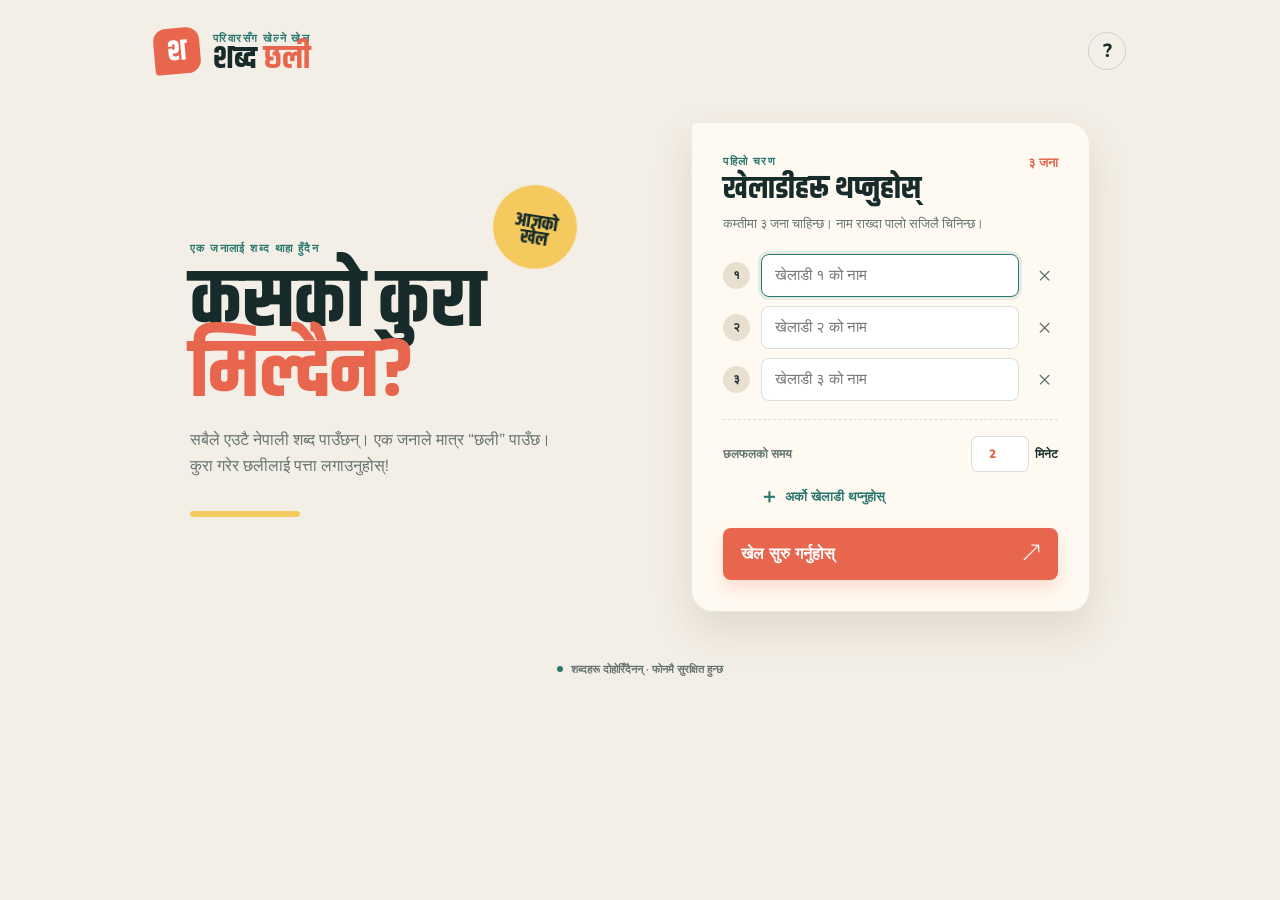
<file: index.html>
<!doctype html>
<html lang="ne">
<head>
  <meta charset="UTF-8" />
  <meta name="viewport" content="width=device-width, initial-scale=1.0" />
  <meta name="theme-color" content="#f4efe6" />
  <title>शब्द छली | Word Imposter</title>
  <link rel="preconnect" href="https://fonts.googleapis.com">
  <link rel="preconnect" href="https://fonts.gstatic.com" crossorigin>
  <link href="https://fonts.googleapis.com/css2?family=Khand:wght@400;500;600;700&family=Nunito:wght@400;600;700;800;900&display=swap" rel="stylesheet">
  <link rel="stylesheet" href="styles.css" />
</head>
<body>
  <main class="app-shell">
    <header class="topbar">
      <div class="brand-mark" aria-hidden="true">श</div>
      <div>
        <p class="eyebrow">परिवारसँग खेल्ने खेल</p>
        <h1>शब्द <span>छली</span></h1>
      </div>
      <button class="icon-button" id="helpButton" type="button" aria-label="खेल्ने तरिका">?</button>
    </header>

    <section class="screen active" id="setupScreen" aria-labelledby="setupTitle">
      <div class="intro-panel">
        <div class="sun-stamp">आजको<br>खेल</div>
        <p class="eyebrow">एक जनालाई शब्द थाहा हुँदैन</p>
        <h2 id="setupTitle">कसको कुरा<br><em>मिल्दैन?</em></h2>
        <p class="intro-copy">सबैले एउटै नेपाली शब्द पाउँछन्। एक जनाले मात्र “छली” पाउँछ। कुरा गरेर छलीलाई पत्ता लगाउनुहोस्!</p>
      </div>

      <form class="setup-card" id="setupForm">
        <div class="section-heading">
          <div>
            <p class="eyebrow">पहिलो चरण</p>
            <h3>खेलाडीहरू थप्नुहोस्</h3>
          </div>
          <span class="player-count" id="playerCount">३ जना</span>
        </div>
        <p class="form-note">कम्तीमा ३ जना चाहिन्छ। नाम राख्दा पालो सजिलै चिनिन्छ।</p>
        <div class="name-list" id="nameList"></div>
        <label class="time-setting" for="roundTime"><span>छलफलको समय</span><strong><input id="roundTime" type="number" min="1" max="60" value="2" inputmode="numeric"> मिनेट</strong></label>
        <button class="text-button" id="addPlayerButton" type="button"><span>＋</span> अर्को खेलाडी थप्नुहोस्</button>
        <button class="primary-button" type="submit">खेल सुरु गर्नुहोस् <span>↗</span></button>
      </form>
    </section>

    <section class="screen" id="revealScreen" aria-labelledby="revealTitle">
      <div class="progress-row">
        <span id="revealProgress">खेलाडी १ / ३</span>
        <span class="privacy-pill">गोप्य राख्नुहोस्</span>
      </div>
      <div class="reveal-card">
        <div class="card-pattern" aria-hidden="true"></div>
        <div class="turn-icon">👀</div>
        <p class="eyebrow">अब हेर्ने पालो</p>
        <h2 id="revealTitle">खेलाडी १</h2>
        <p class="reveal-instruction">अरूले नहेर्ने गरी तलको बटन थिच्नुहोस्।</p>
        <button class="reveal-button" id="revealButton" type="button">मेरो शब्द हेर्नुहोस् <span>↓</span></button>
        <div class="secret-result hidden" id="secretResult" aria-live="polite">
          <p class="result-label" id="resultLabel">तपाईंको शब्द</p>
          <strong id="secretWord">घर</strong>
          <p id="resultHint">यो शब्दको बारेमा एउटा सजिलो कुरा सोच्नुहोस्।</p>
          <button class="primary-button" id="nextPlayerButton" type="button">बुझें, अर्को खेलाडी <span>→</span></button>
        </div>
      </div>
      <button class="back-button" id="backToSetup" type="button">← फेरि नाम राख्नुहोस्</button>
    </section>

    <section class="screen" id="discussionScreen" aria-labelledby="discussionTitle">
      <div class="finish-badge">सबैको पालो सकियो ✓</div>
      <div class="discussion-hero">
        <div class="speech-bubble">अब<br>कुरा गरौँ!</div>
        <p class="eyebrow">दोस्रो चरण</p>
        <h2 id="discussionTitle">छलीलाई<br><em>पत्ता लगाउनुहोस्</em></h2>
        <p>सबैले आफ्नो शब्दसँग मिल्ने एउटा कुरा भन्नुहोस्। तर शब्द सीधै नभन्नुहोस्!</p>
      </div>
      <div class="rule-strip">
        <div><span>१</span> प्रत्येकले एउटा संकेत दिनुहोस्</div>
        <div><span>२</span> छलफलपछि मतदान गर्नुहोस्</div>
      </div>
      <div class="discussion-actions">
        <button class="primary-button" id="newRoundButton" type="button">नयाँ राउन्ड <span>↻</span></button>
        <button class="outline-button" id="resetHistoryButton" type="button">पुराना शब्द हटाउनुहोस्</button>
      </div>
    </section>

    <footer class="footer-note"><span class="dot"></span> शब्दहरू दोहोरिँदैनन् · फोनमै सुरक्षित हुन्छ</footer>
  </main>

  <dialog id="helpDialog">
    <button class="dialog-close" id="closeHelp" type="button" aria-label="बन्द गर्नुहोस्">×</button>
    <p class="eyebrow">खेल्ने तरिका</p>
    <h2>शब्द छली</h2>
    <ol>
      <li>सबै खेलाडीको नाम राखेर खेल सुरु गर्नुहोस्।</li>
      <li>एक–एक जनाले मात्र आफ्नो गोप्य कार्ड हेर्नुहोस्।</li>
      <li>शब्द नबताईकन एउटा संकेत दिनुहोस्।</li>
      <li>छलफलपछि सबैभन्दा शङ्कास्पद खेलाडीलाई छान्नुहोस्।</li>
    </ol>
    <p class="dialog-tip">ठूलो अक्षर र सजिलो नेपाली शब्द भएकाले परिवारका सबै पुस्ताले खेल्न सक्छन्।</p>
  </dialog>
  <script src="script.js"></script>
</body>
</html>
</file>
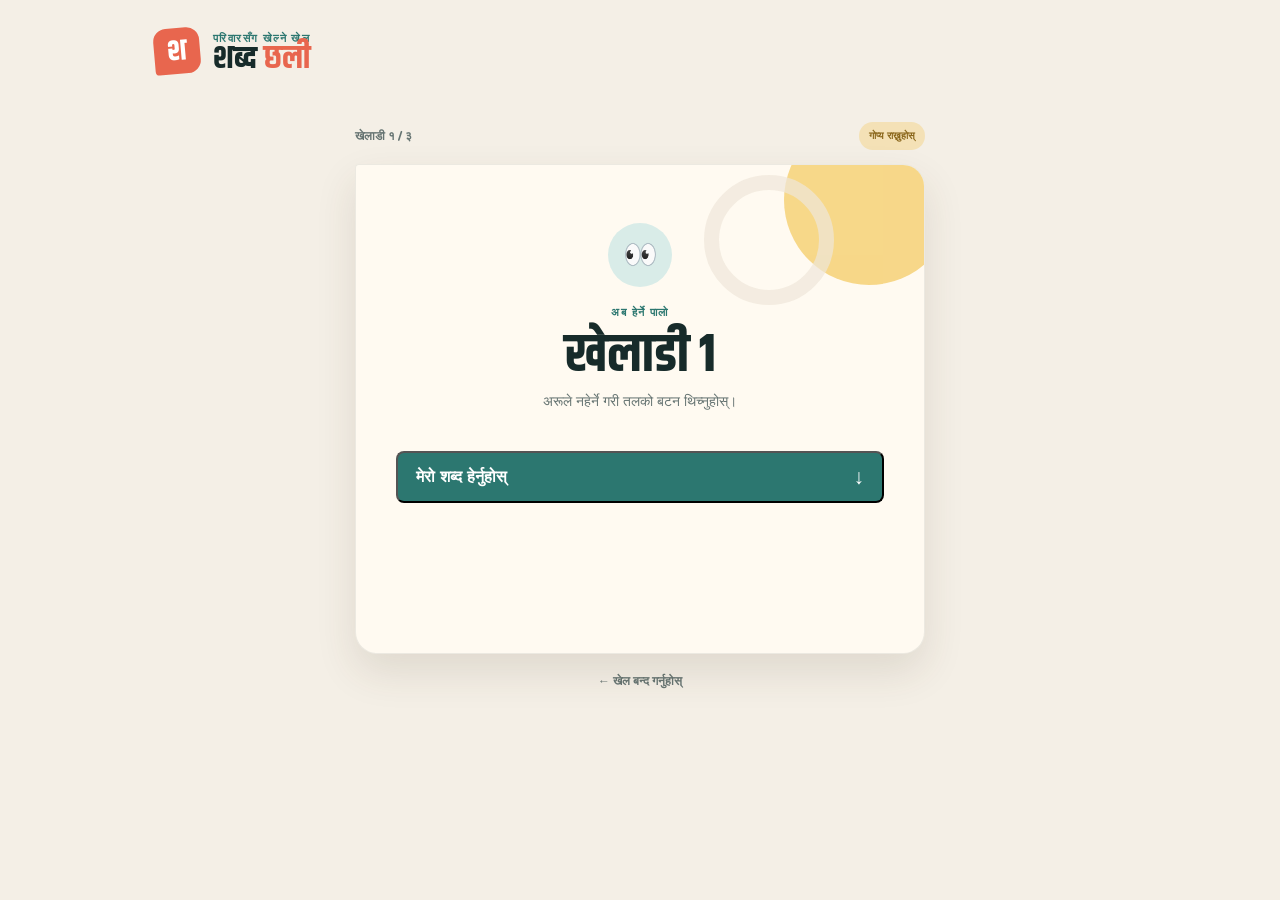
<file: game.html>
<!doctype html>
<html lang="ne">
<head>
  <meta charset="UTF-8" />
  <meta name="viewport" content="width=device-width, initial-scale=1.0" />
  <title>खेल सुरु भयो | शब्द छली</title>
  <link rel="preconnect" href="https://fonts.googleapis.com">
  <link rel="preconnect" href="https://fonts.gstatic.com" crossorigin>
  <link href="https://fonts.googleapis.com/css2?family=Khand:wght@400;500;600;700&family=Nunito:wght@400;600;700;800;900&display=swap" rel="stylesheet">
  <link rel="stylesheet" href="styles.css" />
</head>
<body data-page="game">
  <main class="app-shell">
    <header class="topbar">
      <div class="brand-mark" aria-hidden="true">श</div>
      <div><p class="eyebrow">परिवारसँग खेल्ने खेल</p><h1>शब्द <span>छली</span></h1></div>
    </header>
    <section class="screen active" id="revealScreen" aria-labelledby="revealTitle">
      <div class="progress-row"><span id="revealProgress">खेलाडी १ / ३</span><span class="privacy-pill">गोप्य राख्नुहोस्</span></div>
      <div class="reveal-card"><div class="card-pattern" aria-hidden="true"></div><div class="turn-icon">👀</div><p class="eyebrow">अब हेर्ने पालो</p><h2 id="revealTitle">खेलाडी १</h2><p class="reveal-instruction">अरूले नहेर्ने गरी तलको बटन थिच्नुहोस्।</p><button class="reveal-button" id="revealButton" type="button">मेरो शब्द हेर्नुहोस् <span>↓</span></button><div class="secret-result hidden" id="secretResult"><p class="result-label" id="resultLabel">तपाईंको शब्द</p><strong id="secretWord">घर</strong><p id="resultHint"></p><button class="primary-button" id="nextPlayerButton" type="button">बुझें, अर्को खेलाडी <span>→</span></button></div></div>
      <button class="back-button" id="backToSetup" type="button" onclick="window.close()">← खेल बन्द गर्नुहोस्</button>
    </section>
    <section class="screen" id="discussionScreen" aria-labelledby="discussionTitle">
      <div class="finish-badge">सबैको पालो सकियो ✓</div><div class="discussion-hero"><div class="speech-bubble">अब<br>कुरा गरौँ!</div><p class="eyebrow">दोस्रो चरण</p><h2 id="discussionTitle">छलीलाई<br><em>पत्ता लगाउनुहोस्</em></h2><p>छलफल र मतदानका लागि बाँकी समय:</p><div class="timer" id="timer" aria-live="polite">२:००</div></div>
      <div class="rule-strip"><div><span>१</span> प्रत्येकले एउटा संकेत दिनुहोस्</div><div><span>२</span> छलफलपछि मतदान गर्नुहोस्</div></div>
      <div class="discussion-actions"><button class="primary-button" id="newRoundButton" type="button">नयाँ राउन्ड <span>↻</span></button><button class="outline-button" id="resetHistoryButton" type="button">पुराना शब्द हटाउनुहोस्</button></div>
    </section>
  </main>
  <script src="script.js"></script>
</body>
</html>
</file>
<file: styles.css>
@import url('https://fonts.googleapis.com/css2?family=Khand:wght@400;500;600;700&family=Nunito:wght@400;600;700;800;900&display=swap');

:root {
  --ink: #172b2a;
  --muted: #667472;
  --paper: #f4efe6;
  --paper-deep: #e8dfd1;
  --cream: #fffaf1;
  --coral: #e8664e;
  --coral-dark: #bd483b;
  --teal: #2c7770;
  --yellow: #f4c95d;
  --line: rgba(23, 43, 42, .15);
  --shadow: 0 18px 40px rgba(71, 54, 36, .12);
}

* { box-sizing: border-box; }
body {
  margin: 0;
  min-width: 320px;
  color: var(--ink);
  background: var(--paper);
  font-family: 'Nunito', sans-serif;
}
body::before {
  content: '';
  position: fixed;
  inset: 0;
  pointer-events: none;
  opacity: .35;
  background-image: radial-gradient(rgba(23,43,42,.11) .7px, transparent .7px);
  background-size: 18px 18px;
}
button, input { font: inherit; }
button { cursor: pointer; }
.app-shell { width: min(100%, 1040px); min-height: 100vh; margin: auto; padding: 28px 34px 24px; position: relative; }
.topbar { display: flex; align-items: center; gap: 13px; margin-bottom: 48px; }
.brand-mark { display: grid; place-items: center; width: 46px; height: 46px; border-radius: 13px 13px 13px 4px; background: var(--coral); color: white; font-family: 'Khand', sans-serif; font-size: 30px; font-weight: 700; transform: rotate(-5deg); }
h1, h2, h3, p { margin: 0; }
h1 { font-family: 'Khand', sans-serif; font-size: 32px; line-height: .8; letter-spacing: .3px; }
h1 span, em { color: var(--coral); font-style: normal; }
.eyebrow { color: var(--teal); font-size: 11px; font-weight: 900; letter-spacing: 1.4px; text-transform: uppercase; }
.icon-button { margin-left: auto; width: 38px; height: 38px; border: 1px solid var(--line); border-radius: 50%; background: transparent; color: var(--ink); font-size: 19px; font-weight: 800; transition: .2s; }
.icon-button:hover { border-color: var(--coral); color: var(--coral); transform: rotate(8deg); }
.screen { display: none; animation: rise .45s ease both; }
.screen.active { display: block; }
@keyframes rise { from { opacity: 0; transform: translateY(12px); } to { opacity: 1; transform: translateY(0); } }
#setupScreen { display: grid; grid-template-columns: 1fr 1fr; align-items: center; gap: clamp(40px, 8vw, 120px); max-width: 900px; margin: auto; }
.intro-panel { position: relative; padding: 24px 0 38px; }
.intro-panel::after { content: ''; position: absolute; bottom: 0; left: 0; width: 110px; height: 6px; background: var(--yellow); border-radius: 4px; }
.intro-panel h2, .discussion-hero h2 { margin: 12px 0 18px; font-family: 'Khand', sans-serif; font-size: clamp(53px, 7vw, 82px); line-height: .86; letter-spacing: -.5px; }
.intro-copy, .discussion-hero > p { max-width: 370px; color: var(--muted); font-size: 16px; line-height: 1.65; }
.sun-stamp { position: absolute; right: 3%; top: -32px; display: grid; place-items: center; width: 84px; height: 84px; padding-top: 7px; border-radius: 50%; background: var(--yellow); color: var(--ink); font-family: 'Khand', sans-serif; font-size: 19px; font-weight: 700; line-height: .82; text-align: center; transform: rotate(9deg); }
.setup-card, .reveal-card { background: var(--cream); border: 1px solid rgba(23,43,42,.08); border-radius: 4px 22px 22px 22px; box-shadow: var(--shadow); }
.setup-card { padding: 31px; }
.section-heading { display: flex; align-items: flex-start; justify-content: space-between; gap: 10px; }
h3 { margin-top: 5px; font-family: 'Khand', sans-serif; font-size: 31px; line-height: 1; }
.player-count { color: var(--coral); font-size: 13px; font-weight: 900; }
.form-note { margin: 10px 0 20px; color: var(--muted); font-size: 13px; line-height: 1.45; }
.name-list { display: grid; gap: 9px; }
.time-setting { display: flex; align-items: center; justify-content: space-between; gap: 12px; margin-top: 18px; padding-top: 16px; border-top: 1px dashed var(--line); color: var(--muted); font-size: 12px; font-weight: 800; }
.time-setting strong { display: flex; align-items: center; gap: 6px; color: var(--ink); }
.time-setting input { width: 58px; min-height: 36px; padding: 5px 8px; border: 1px solid var(--line); border-radius: 7px; outline: none; color: var(--coral); text-align: center; font-weight: 900; }
.time-setting input:focus { border-color: var(--teal); box-shadow: 0 0 0 3px rgba(44,119,112,.12); }
.name-row { display: flex; align-items: center; gap: 11px; }
.name-number { display: grid; place-items: center; flex: 0 0 27px; height: 27px; border-radius: 50%; background: var(--paper-deep); font-size: 12px; font-weight: 900; }
.name-row input { width: 100%; min-height: 43px; padding: 9px 13px; border: 1px solid var(--line); border-radius: 8px; outline: none; background: white; color: var(--ink); font-size: 15px; }
.name-row input:focus { border-color: var(--teal); box-shadow: 0 0 0 3px rgba(44,119,112,.12); }
.remove-player { flex: 0 0 28px; width: 28px; height: 28px; border: 0; border-radius: 50%; background: transparent; color: var(--muted); font-size: 22px; line-height: 1; }
.remove-player:hover { background: rgba(232,102,78,.12); color: var(--coral); }
.text-button { display: flex; align-items: center; gap: 6px; margin: 16px 0 22px 36px; padding: 0; border: 0; background: transparent; color: var(--teal); font-size: 13px; font-weight: 800; }
.text-button span { font-size: 20px; line-height: 10px; }
.primary-button, .outline-button, .reveal-button { display: flex; align-items: center; justify-content: space-between; width: 100%; min-height: 52px; border-radius: 8px; padding: 0 18px; font-weight: 900; transition: transform .2s, box-shadow .2s, background .2s; }
.primary-button { border: 0; background: var(--coral); color: white; box-shadow: 0 8px 16px rgba(232,102,78,.2); }
.primary-button:hover { background: var(--coral-dark); transform: translateY(-2px); box-shadow: 0 11px 20px rgba(232,102,78,.28); }
.primary-button span, .reveal-button span { font-size: 21px; font-weight: 400; }
.footer-note { display: flex; align-items: center; justify-content: center; gap: 8px; margin-top: 50px; color: var(--muted); font-size: 11px; font-weight: 700; }
.dot { width: 6px; height: 6px; border-radius: 50%; background: var(--teal); }
#revealScreen, #discussionScreen { max-width: 570px; margin: 0 auto; }
.progress-row { display: flex; justify-content: space-between; align-items: center; margin-bottom: 14px; color: var(--muted); font-size: 12px; font-weight: 900; }
.privacy-pill { padding: 7px 10px; border-radius: 20px; background: rgba(244,201,93,.35); color: #8a661a; font-size: 10px; }
.reveal-card { position: relative; min-height: 490px; padding: 58px 40px 40px; text-align: center; overflow: hidden; }
.card-pattern { position: absolute; right: -30px; top: -50px; width: 170px; height: 170px; border-radius: 50%; background: var(--yellow); opacity: .7; }
.card-pattern::after { content: ''; position: absolute; left: -80px; bottom: -20px; width: 100px; height: 100px; border: 15px solid var(--paper-deep); border-radius: 50%; opacity: .7; }
.turn-icon { position: relative; display: grid; place-items: center; width: 64px; height: 64px; margin: 0 auto 18px; border-radius: 50%; background: #d9ece8; font-size: 28px; }
.reveal-card h2 { position: relative; margin: 9px 0; font-family: 'Khand', sans-serif; font-size: 53px; line-height: 1; }
.reveal-instruction { position: relative; margin: 0 auto 38px; max-width: 280px; color: var(--muted); font-size: 14px; line-height: 1.6; }
.reveal-button { position: relative; background: var(--teal); color: white; }
.reveal-button:hover { background: #225f59; transform: translateY(-2px); }
.secret-result { position: relative; margin-top: 23px; padding-top: 20px; border-top: 1px dashed var(--line); }
.hidden { display: none; }
.result-label { color: var(--teal); font-size: 11px; font-weight: 900; letter-spacing: 1px; }
.secret-result strong { display: block; margin: 1px 0 7px; font-family: 'Khand', sans-serif; font-size: 58px; line-height: 1; color: var(--coral); }
.secret-result p:not(.result-label) { margin-bottom: 19px; color: var(--muted); font-size: 13px; }
.back-button { display: block; margin: 18px auto 0; border: 0; background: transparent; color: var(--muted); font-size: 12px; font-weight: 800; }
.finish-badge { width: fit-content; margin: 0 auto 25px; padding: 8px 12px; border-radius: 20px; background: #d9ece8; color: var(--teal); font-size: 11px; font-weight: 900; }
.discussion-hero { position: relative; padding: 20px 0 32px; border-bottom: 1px solid var(--line); }
.speech-bubble { position: absolute; top: -20px; right: 10px; display: grid; place-items: center; width: 102px; height: 82px; padding-top: 9px; border-radius: 50%; background: var(--yellow); color: var(--ink); font-family: 'Khand', sans-serif; font-size: 20px; font-weight: 700; line-height: .9; text-align: center; transform: rotate(8deg); }
.discussion-hero h2 { font-size: clamp(52px, 8vw, 76px); }
.timer { margin-top: 18px; color: var(--coral); font-family: 'Khand', sans-serif; font-size: 54px; font-weight: 700; line-height: 1; }
.timer-finished { color: var(--muted); }
.rule-strip { display: grid; grid-template-columns: 1fr 1fr; gap: 14px; padding: 22px 0; }
.rule-strip div { color: var(--muted); font-size: 12px; line-height: 1.4; }
.rule-strip span { display: inline-grid; place-items: center; width: 23px; height: 23px; margin-right: 5px; border-radius: 50%; background: var(--coral); color: white; font-size: 11px; font-weight: 900; }
.discussion-actions { display: grid; gap: 10px; }
.outline-button { justify-content: center; min-height: 44px; border: 1px solid var(--line); background: transparent; color: var(--muted); font-size: 12px; }
.outline-button:hover { border-color: var(--coral); color: var(--coral); }
dialog { position: fixed; width: min(calc(100% - 32px), 420px); padding: 33px; border: 0; border-radius: 4px 20px 20px 20px; color: var(--ink); background: var(--cream); box-shadow: 0 20px 70px rgba(23,43,42,.3); }
dialog::backdrop { background: rgba(23,43,42,.45); backdrop-filter: blur(3px); }
dialog h2 { margin: 5px 0 17px; font-family: 'Khand', sans-serif; font-size: 41px; }
dialog ol { margin: 0; padding-left: 23px; color: var(--muted); font-size: 14px; line-height: 1.8; }
.dialog-tip { margin-top: 20px; padding-top: 15px; border-top: 1px solid var(--line); color: var(--teal); font-size: 12px; line-height: 1.5; font-weight: 800; }
.dialog-close { position: absolute; top: 12px; right: 15px; width: 30px; height: 30px; border: 0; border-radius: 50%; background: var(--paper-deep); color: var(--ink); font-size: 22px; line-height: 1; }
@media (max-width: 700px) {
  .app-shell { padding: 20px 20px 18px; }
  .topbar { margin-bottom: 24px; }
  #setupScreen { display: block; }
  .intro-panel { padding: 14px 0 28px; margin-bottom: 25px; }
  .intro-panel h2 { font-size: 58px; }
  .sun-stamp { top: -7px; right: 4px; width: 70px; height: 70px; font-size: 16px; }
  .setup-card { padding: 23px 19px; }
  .reveal-card { min-height: 480px; padding: 49px 24px 27px; }
  .footer-note { margin-top: 30px; }
}
@media (max-width: 400px) { .rule-strip { grid-template-columns: 1fr; gap: 8px; } .intro-panel h2 { font-size: 52px; } }
</file>
